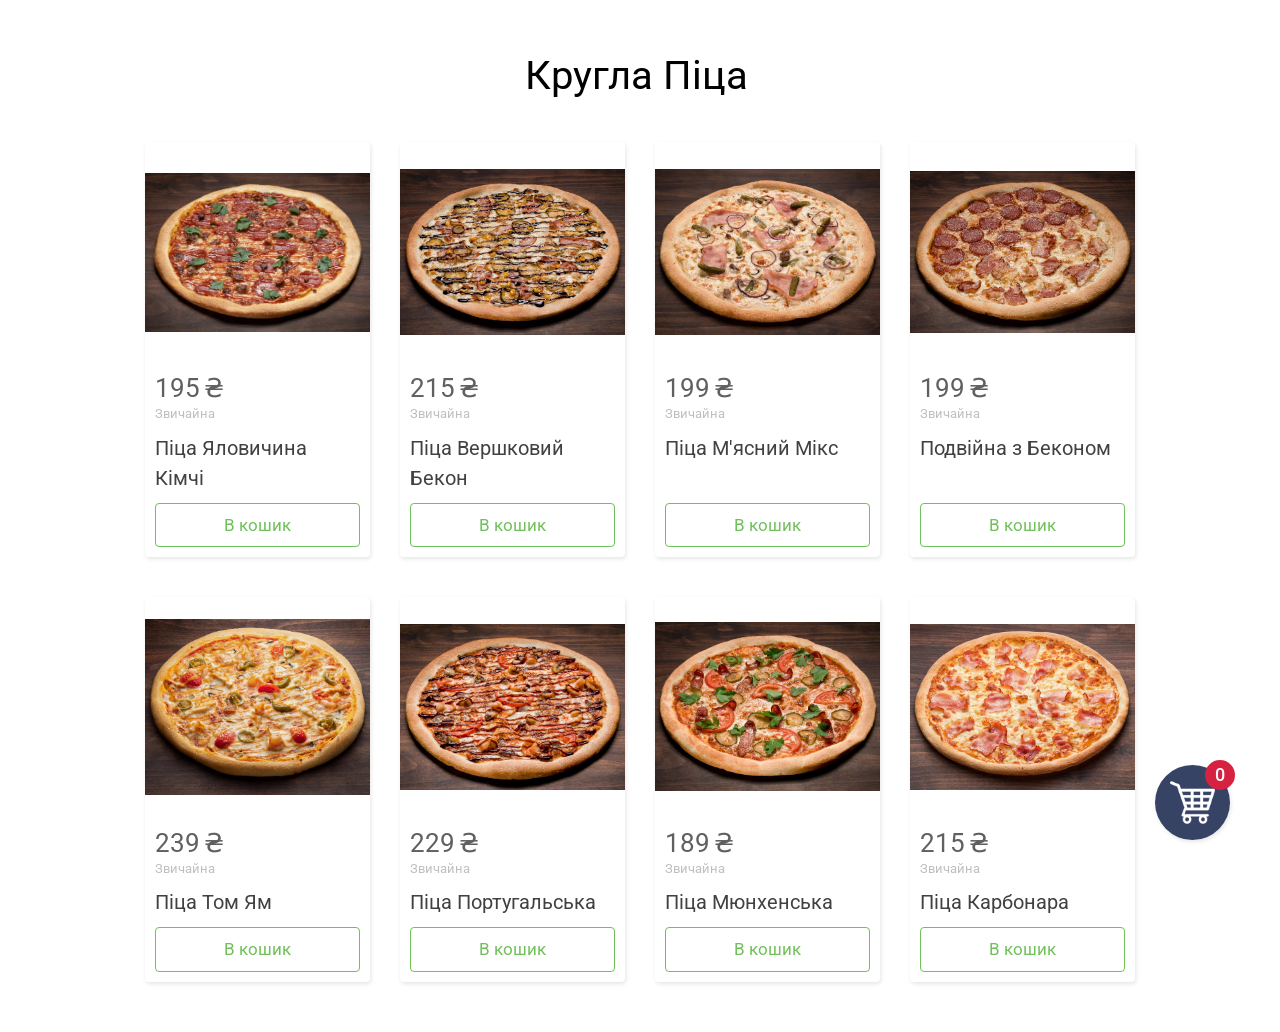
<file: index.html>
<!DOCTYPE html>
<html lang="en">

<head>
  <meta charset="UTF-8" />
  <meta http-equiv="X-UA-Compatible" content="IE=edge" />
  <meta name="viewport" content="width=device-width, initial-scale=1.0" />
  <link rel="stylesheet" href="./styles/css/main.css" />
  <title>Ресторан</title>
</head>

<body>
  <section class="product">
    <div class="product__info">
      <div class="container">
        <h1 class="product__title">Кругла Піца</h1>

      </div>
    </div>
    <div class="cards">
      <div class="card">
        <div class="card__top">
          <a href="#" class="card__image">
            <img src="./images/BEEF_PIZZA_WITH_KIMCHI.jpg" alt="BEEF PIZZA WITH KIMCHI" />
          </a>

        </div>
        <div class="card__bottom">
          <div class="card__prices">
            <div class="card__price card__price--common">195</div>
          </div>
          <a href="#" class="card__title">
            Піца Яловичина Кімчі
          </a>
          <button class="card__add">В кошик</button>
        </div>
      </div>
      <div class="card">
        <div class="card__top">
          <a href="#" class="card__image">
            <img src="./images/CREAMY_BACON_PIZZA.jpg" alt="CREAMY BACON PIZZA" />
          </a>

        </div>
        <div class="card__bottom">
          <div class="card__prices">
            <div class="card__price card__price--common">215</div>
          </div>
          <a href="#" class="card__title">
            Піца Вершковий Бекон
          </a>
          <button class="card__add">В кошик</button>
        </div>
      </div>
      <div class="card">
        <div class="card__top">
          <a href="#" class="card__image">
            <img src="./images/PIZZA_MEAT_MIX.jpg" alt="PIZZA MEAT MIX" />
          </a>

        </div>
        <div class="card__bottom">
          <div class="card__prices">
            <div class="card__price card__price--common">199</div>
          </div>
          <a href="#" class="card__title">
            Піца М'ясний Мікс
          </a>
          <button class="card__add">В кошик</button>
        </div>
      </div>
      <div class="card">
        <div class="card__top">
          <a href="#" class="card__image">
            <img src="./images/DOUBLE_WITH_BACON.jpg" alt="DOUBLE WITH BACON" />
          </a>

        </div>
        <div class="card__bottom">
          <div class="card__prices">
            <div class="card__price card__price--common">199</div>
          </div>
          <a href="#" class="card__title">
            Подвійна з Беконом
          </a>
          <button class="card__add">В кошик</button>
        </div>
      </div>
      <div class="card">
        <div class="card__top">
          <a href="#" class="card__image">
            <img src="./images/TOM_YUM_PIZZA.jpg" alt="ПІЦА ТОМ ЯМ" />
          </a>
        </div>
        <div class="card__bottom">
          <div class="card__prices">
            <div class="card__price card__price--common">239</div>
          </div>
          <a href="#" class="card__title">
            Піца Том Ям
          </a>
          <button class="card__add">В кошик</button>
        </div>
      </div>
      <div class="card">
        <div class="card__top">
          <a href="#" class="card__image">
            <img src="./images/PORTUGUESE_PIZZA.jpg" alt="PORTUGUESE PIZZA" />
          </a>
        </div>
        <div class="card__bottom">
          <div class="card__prices">

            <div class="card__price card__price--common">229</div>
          </div>
          <a href="#" class="card__title">
            Піца Португальська</a>
          <button class="card__add">В кошик</button>
        </div>
      </div>
      <div class="card">
        <div class="card__top">
          <a href="#" class="card__image">
            <img src="./images/MUNICH_PIZZA.jpg" alt="MUNICH PIZZA" />
          </a>
        </div>
        <div class="card__bottom">
          <div class="card__prices">

            <div class="card__price card__price--common">189</div>
          </div>
          <a href="#" class="card__title">
            Піца Мюнхенська</a>
          <button class="card__add">В кошик</button>
        </div>
      </div>
      <div class="card">
        <div class="card__top">
          <a href="#" class="card__image">
            <img src="./images/PIZZA_CARBONARA.jpg" alt="PIZZA CARBONARA" />
          </a>
        </div>
        <div class="card__bottom">
          <div class="card__prices">

            <div class="card__price card__price--common">215</div>
          </div>
          <a href="#" class="card__title">
            Піца Карбонара</a>
          <button class="card__add">В кошик</button>
        </div>
      </div>
    </div>
  </section>
  <button class="cart" id="cart">
    <img class="cart__image" src="./images/cart.png" alt="Cart" srcset="" />
    <div class="cart__num" id="cart_num">0</div>
  </button>
  <div class="popup">
    <div class="popup__container" id="popup_container">
      <div class="popup__item">
        <h1 class="popup__title">Оформление заказа</h1>
      </div>
      <div class="popup__item" id="popup_product_list">
        <div class="popup__product">
          <div class="popup__product-wrap">
            <img src="./images/PIZZA_CARBONARA.jpg" alt="PIZZA CARBONARA" class="popup__product-image" />
            <h2 class="popup__product-title">
              Піца Карбонара
            </h2>
          </div>
          <div class="popup__product-wrap">
            <div class="popup__product-price">135</div>
            <button class="popup__product-delete">&#10006;</button>
          </div>
        </div>
      </div>
      <div class="popup__item">

        <div class="popup__cost">
          <h2 class="popup__cost-title">Итого</h2>
          <output class="popup__cost-value" id="popup_cost">0</output>
        </div>
      </div>
      <button class="popup__close" id="popup_close">&#10006;</button>
    </div>
  </div>
  <script src="./scripts/main.js"></script>


</body>

</html>
</file>
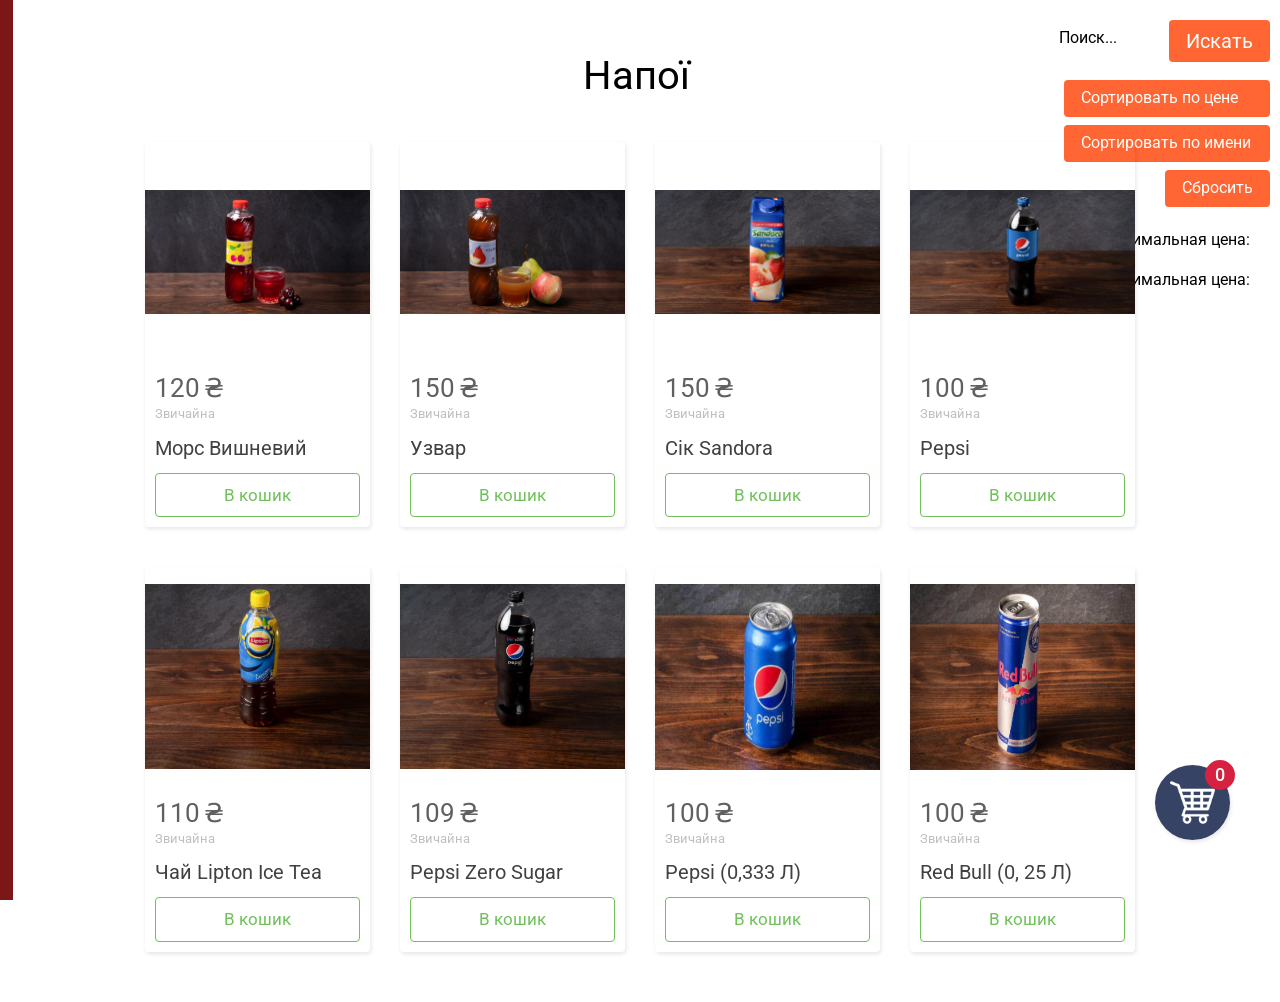
<file: Drinks.html>
<!DOCTYPE html>
<html lang="en">

<head>
    <meta charset="UTF-8" />
    <meta http-equiv="X-UA-Compatible" content="IE=edge" />
    <meta name="viewport" content="width=device-width, initial-scale=1.0" />
    <link rel="stylesheet" href="./styles/css/main.css" />
    <title>Ресторан</title>
</head>

<body>
    <div class="menu">
        <div class="title">
            <h1>Меню</h1>
        </div>
        <div class="list_menu">
            <ul>
                <li><a href="Pizza.html"> <img src="./images/PIZZA_LOGO.png" alt=""> Піци</a></li>
                <li><a href="Sushi.html"> <img src="./images/SUSHI_LOGO.png" alt=""> Суші</a></li>
                <li><a href="Drinks.html"> <img src="./images/DRINK_LOGO.png" alt=""> Напої</a></li>
                <li><a href="Shaurma.html"> <img src="./images/SHAURMA_LOGO.png" alt=""> Шаурма</a></li>
            </ul>
        </div>

    </div>

    <!--  -->
    <!-- Ваш инпут поиска -->
    <input type="text" id="searchInput" placeholder="Поиск...">
    <button id="searchButton">Искать</button>

    <button id="sortByNameButton">Сортировать по имени</button>
    <button id="sortByPriceButton">Сортировать по цене</button>
    <label id="minPriceLabel">Минимальная цена:</label>
    <input type="number" id="minPrice" placeholder="Мин. цена">

    <label id="maxPriceLabel">Максимальная цена:</label>
    <input type="number" id="maxPrice" placeholder="Макс. цена">
    <button id="resetSearch">Сбросить</button>
    <!--   -->
    <section class="product">
        <div class="product__info">
            <div class="container">
                <h1 class="product__title">Напої</h1>
            </div>
        </div>
        <div class="cards">

            <div class="card">
                <div class="card__top">
                    <a href="#" class="card__image">
                        <img src="./images/MORS_VISHNEVY.jpg" alt="MORS VISHNEVY" />
                    </a>
                </div>
                <div class="card__bottom">
                    <div class="card__prices">
                        <div class="card__price card__price--common">120</div>
                    </div>
                    <a href="#" class="card__title">
                        Морс Вишневий
                    </a>
                    <button class="card__add">В кошик</button>
                </div>
            </div>

            <div class="card">
                <div class="card__top">
                    <a href="#" class="card__image">
                        <img src="./images/STEWED_FRUIT.jpg" alt="STEWED FRUIT" />
                    </a>

                </div>
                <div class="card__bottom">
                    <div class="card__prices">
                        <div class="card__price card__price--common">150</div>
                    </div>
                    <a href="#" class="card__title">
                        Узвар
                    </a>
                    <button class="card__add">В кошик</button>
                </div>
            </div>
            <div class="card">
                <div class="card__top">
                    <a href="#" class="card__image">
                        <img src="./images/SANDORA_JUICE.jpg" alt="SANDORA JUICE" />
                    </a>

                </div>
                <div class="card__bottom">
                    <div class="card__prices">
                        <div class="card__price card__price--common">150</div>
                    </div>
                    <a href="#" class="card__title">
                        Сік Sandora
                    </a>
                    <button class="card__add">В кошик</button>
                </div>
            </div>
            <div class="card">
                <div class="card__top">
                    <a href="#" class="card__image">
                        <img src="./images/PEPSI.jpg" alt="PEPSi" />
                    </a>

                </div>
                <div class="card__bottom">
                    <div class="card__prices">
                        <div class="card__price card__price--common">100</div>
                    </div>
                    <a href="#" class="card__title">
                        Pepsi
                    </a>
                    <button class="card__add">В кошик</button>
                </div>
            </div>
            <div class="card">
                <div class="card__top">
                    <a href="#" class="card__image">
                        <img src="./images/LIPTON_ICE_TEA.jpg" alt="LIPTON ICE TEA" />
                    </a>
                </div>
                <div class="card__bottom">
                    <div class="card__prices">
                        <div class="card__price card__price--common">110</div>
                    </div>
                    <a href="#" class="card__title">
                        Чай Lipton Ice Tea
                    </a>
                    <button class="card__add">В кошик</button>
                </div>
            </div>
            <div class="card">
                <div class="card__top">
                    <a href="#" class="card__image">
                        <img src="./images/PEPSI_ZERO_SUGAR.jpg" alt="PEPSI ZERO SUGAR" />
                    </a>
                </div>
                <div class="card__bottom">
                    <div class="card__prices">

                        <div class="card__price card__price--common">109</div>
                    </div>
                    <a href="#" class="card__title">
                        Pepsi Zero Sugar</a>
                    <button class="card__add">В кошик</button>
                </div>
            </div>
            <div class="card">
                <div class="card__top">
                    <a href="#" class="card__image">
                        <img src="./images/PEPSI_(0,333 Л).jpg" alt="Pepsi (0,333 Л)" />
                    </a>
                </div>
                <div class="card__bottom">
                    <div class="card__prices">
                        <div class="card__price card__price--common">100</div>
                    </div>
                    <a href="#" class="card__title">
                        Pepsi (0,333 Л)</a>
                    <button class="card__add">В кошик</button>
                </div>
            </div>
            <div class="card">
                <div class="card__top">
                    <a href="#" class="card__image">
                        <img src="./images/RED_BULL_(0,_25_Л).jpg" alt="RED BULL (0, 25 Л)" />
                    </a>
                </div>
                <div class="card__bottom">
                    <div class="card__prices">

                        <div class="card__price card__price--common">100</div>
                    </div>
                    <a href="#" class="card__title">
                        Red Bull (0, 25 Л)</a>
                    <button class="card__add">В кошик</button>
                </div>
            </div>
        </div>
    </section>
    <button class="cart" id="cart">
        <img class="cart__image" src="./images/cart.png" alt="Cart" srcset="" />
        <div class="cart__num" id="cart_num">0</div>
    </button>


    <div class="popup">
        <div class="popup__container" id="popup_container">
            <div class="popup__item">
                <h1 class="popup__title">Оформлення заказу</h1>
            </div>
            <div class="popup__item" id="popup_product_list">
                <div class="popup__product">
                    <div class="popup__product-wrap">
                        <img src="./images/PIZZA_CARBONARA.jpg" alt="PIZZA CARBONARA" class="popup__product-image" />
                        <h2 class="popup__product-title">
                            Піца Карбонара
                        </h2>
                    </div>
                    <div class="popup__product-wrap">
                        <div class="popup__product-price">135</div>
                        <button class="popup__product-delete">&#10006;</button>
                    </div>
                </div>
            </div>
            <div class="popup__item">

                <div class="popup__cost">
                    <h2 class="popup__cost-title">Разом</h2>
                    <output class="popup__cost-value" id="popup_cost">0</output>
                </div>
                <button class="card__add1">Оформити замовлення</button>
            </div>
            <button class="popup__close" id="popup_close">&#10006;</button>
        </div>
    </div>


    <script src="./scripts/main.js"></script>


</body>

</html>
</file>
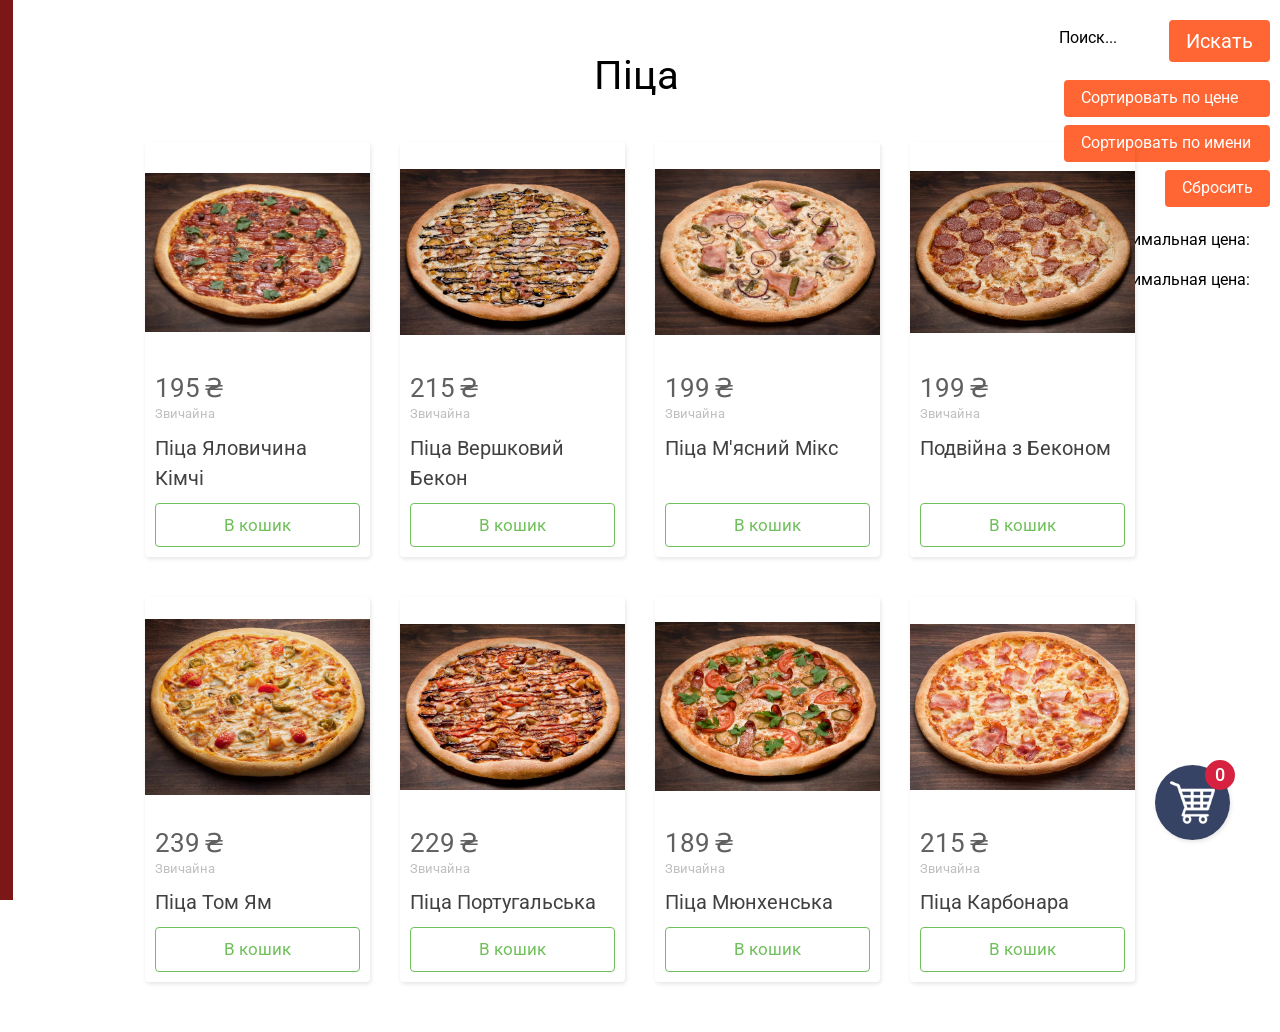
<file: Pizza.html>
<!DOCTYPE html>
<html lang="en">

<head>
  <meta charset="UTF-8" />
  <meta http-equiv="X-UA-Compatible" content="IE=edge" />
  <meta name="viewport" content="width=device-width, initial-scale=1.0" />
  <link rel="stylesheet" href="./styles/css/main.css" />
  <title>Ресторан</title>
</head>

<body>
  <div class="menu">
    <div class="title">
      <h1>Меню</h1>
    </div>
    <div class="list_menu">
      <ul>
        <li><a href="Pizza.html"> <img src="./images/PIZZA_LOGO.png" alt=""> Піци</a></li>
        <li><a href="Sushi.html"> <img src="./images/SUSHI_LOGO.png" alt=""> Суші</a></li>
        <li><a href="Drinks.html"> <img src="./images/DRINK_LOGO.png" alt=""> Напої</a></li>
        <li><a href="Shaurma.html"> <img src="./images/SHAURMA_LOGO.png" alt=""> Шаурма</a></li>
      </ul>
    </div>

  </div>

  <!--  -->
  <!--  -->
  <input type="text" id="searchInput" placeholder="Поиск...">
  <button id="searchButton">Искать</button>

  <button id="sortByNameButton">Сортировать по имени</button>
  <button id="sortByPriceButton">Сортировать по цене</button>
  <label id="minPriceLabel">Минимальная цена:</label>
  <input type="number" id="minPrice" placeholder="Мин. цена">

  <label id="maxPriceLabel">Максимальная цена:</label>
  <input type="number" id="maxPrice" placeholder="Макс. цена">
  <button id="resetSearch">Сбросить</button>
  <section class="product">
    <div class="product__info">
      <div class="container">
        <h1 class="product__title">Піца</h1>

      </div>
    </div>
    <div class="cards">
      <div class="card">
        <div class="card__top">
          <a href="#" class="card__image">
            <img src="./images/BEEF_PIZZA_WITH_KIMCHI.jpg" alt="BEEF PIZZA WITH KIMCHI" />
          </a>

        </div>
        <div class="card__bottom">
          <div class="card__prices">
            <div class="card__price card__price--common">195</div>
          </div>
          <a href="#" class="card__title">
            Піца Яловичина Кімчі
          </a>
          <button class="card__add">В кошик</button>
        </div>
      </div>
      <div class="card">
        <div class="card__top">
          <a href="#" class="card__image">
            <img src="./images/CREAMY_BACON_PIZZA.jpg" alt="CREAMY BACON PIZZA" />
          </a>

        </div>
        <div class="card__bottom">
          <div class="card__prices">
            <div class="card__price card__price--common">215</div>
          </div>
          <a href="#" class="card__title">
            Піца Вершковий Бекон
          </a>
          <button class="card__add">В кошик</button>
        </div>
      </div>
      <div class="card">
        <div class="card__top">
          <a href="#" class="card__image">
            <img src="./images/PIZZA_MEAT_MIX.jpg" alt="PIZZA MEAT MIX" />
          </a>

        </div>
        <div class="card__bottom">
          <div class="card__prices">
            <div class="card__price card__price--common">199</div>
          </div>
          <a href="#" class="card__title">
            Піца М'ясний Мікс
          </a>
          <button class="card__add">В кошик</button>
        </div>
      </div>
      <div class="card">
        <div class="card__top">
          <a href="#" class="card__image">
            <img src="./images/DOUBLE_WITH_BACON.jpg" alt="DOUBLE WITH BACON" />
          </a>

        </div>
        <div class="card__bottom">
          <div class="card__prices">
            <div class="card__price card__price--common">199</div>
          </div>
          <a href="#" class="card__title">
            Подвійна з Беконом
          </a>
          <button class="card__add">В кошик</button>
        </div>
      </div>
      <div class="card">
        <div class="card__top">
          <a href="#" class="card__image">
            <img src="./images/TOM_YUM_PIZZA.jpg" alt="ПІЦА ТОМ ЯМ" />
          </a>
        </div>
        <div class="card__bottom">
          <div class="card__prices">
            <div class="card__price card__price--common">239</div>
          </div>
          <a href="#" class="card__title">
            Піца Том Ям
          </a>
          <button class="card__add">В кошик</button>
        </div>
      </div>
      <div class="card">
        <div class="card__top">
          <a href="#" class="card__image">
            <img src="./images/PORTUGUESE_PIZZA.jpg" alt="PORTUGUESE PIZZA" />
          </a>
        </div>
        <div class="card__bottom">
          <div class="card__prices">

            <div class="card__price card__price--common">229</div>
          </div>
          <a href="#" class="card__title">
            Піца Португальська</a>
          <button class="card__add">В кошик</button>
        </div>
      </div>
      <div class="card">
        <div class="card__top">
          <a href="#" class="card__image">
            <img src="./images/MUNICH_PIZZA.jpg" alt="MUNICH PIZZA" />
          </a>
        </div>
        <div class="card__bottom">
          <div class="card__prices">

            <div class="card__price card__price--common">189</div>
          </div>
          <a href="#" class="card__title">
            Піца Мюнхенська</a>
          <button class="card__add">В кошик</button>
        </div>
      </div>
      <div class="card">
        <div class="card__top">
          <a href="#" class="card__image">
            <img src="./images/PIZZA_CARBONARA.jpg" alt="PIZZA CARBONARA" />
          </a>
        </div>
        <div class="card__bottom">
          <div class="card__prices">

            <div class="card__price card__price--common">215</div>
          </div>
          <a href="#" class="card__title">
            Піца Карбонара</a>
          <button class="card__add">В кошик</button>
        </div>
      </div>
    </div>
  </section>
  <button class="cart" id="cart">
    <img class="cart__image" src="./images/cart.png" alt="Cart" srcset="" />
    <div class="cart__num" id="cart_num">0</div>
  </button>
  <div class="popup">
    <div class="popup__container" id="popup_container">
      <div class="popup__item">
        <h1 class="popup__title">Оформлення заказу</h1>
      </div>
      <div class="popup__item" id="popup_product_list">
        <div class="popup__product">
          <div class="popup__product-wrap">
            <img src="./images/PIZZA_CARBONARA.jpg" alt="PIZZA CARBONARA" class="popup__product-image" />
            <h2 class="popup__product-title">
              Піца Карбонара
            </h2>
          </div>
          <div class="popup__product-wrap">
            <div class="popup__product-price">135</div>
            <button class="popup__product-delete">&#10006;</button>
          </div>
        </div>
      </div>
      <div class="popup__item">

        <div class="popup__cost">
          <h2 class="popup__cost-title">Разом</h2>
          <output class="popup__cost-value" id="popup_cost">0</output>
        </div>
        <button class="card__add1">Оформити замовлення</button>

      </div>
      <button class="popup__close" id="popup_close">&#10006;</button>
    </div>
  </div>
  <script src="./scripts/main.js"></script>


</body>

</html>
</file>
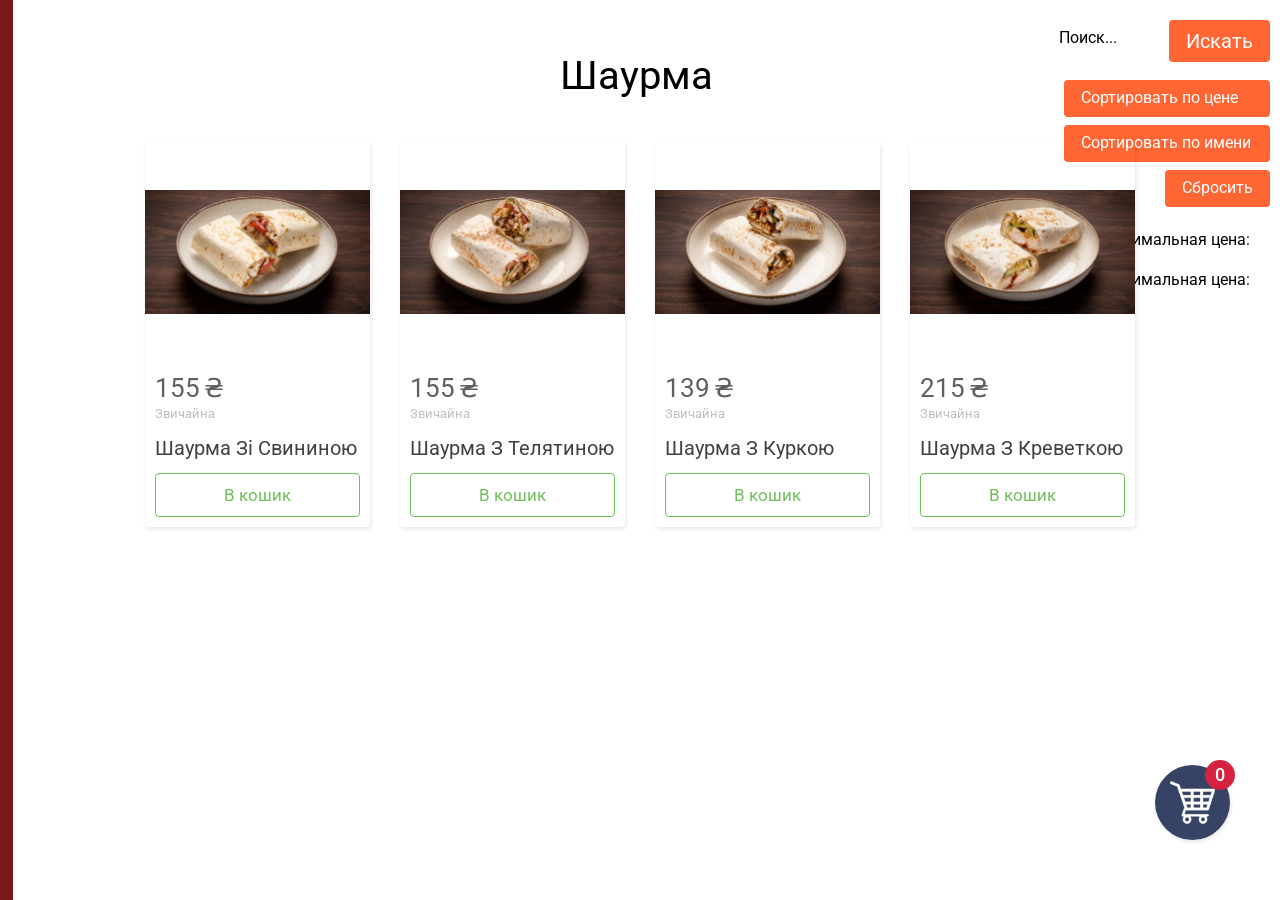
<file: Shaurma.html>
<!DOCTYPE html>
<html lang="en">

<head>
    <meta charset="UTF-8" />
    <meta http-equiv="X-UA-Compatible" content="IE=edge" />
    <meta name="viewport" content="width=device-width, initial-scale=1.0" />
    <link rel="stylesheet" href="./styles/css/main.css" />
    <title>Ресторан</title>
</head>

<body>
    <div class="menu">
        <div class="title">
            <h1>Меню</h1>
        </div>
        <div class="list_menu">
            <ul>
                <li><a href="Pizza.html"> <img src="./images/PIZZA_LOGO.png" alt=""> Піци</a></li>
                <li><a href="Sushi.html"> <img src="./images/SUSHI_LOGO.png" alt=""> Суші</a></li>
                <li><a href="Drinks.html"> <img src="./images/DRINK_LOGO.png" alt=""> Напої</a></li>
                <li><a href="Shaurma.html"> <img src="./images/SHAURMA_LOGO.png" alt=""> Шаурма</a></li>
            </ul>
        </div>

    </div>

    <!--  -->
    <!--  -->
    <input type="text" id="searchInput" placeholder="Поиск...">
    <button id="searchButton">Искать</button>

    <button id="sortByNameButton">Сортировать по имени</button>
    <button id="sortByPriceButton">Сортировать по цене</button>
    <label id="minPriceLabel">Минимальная цена:</label>
    <input type="number" id="minPrice" placeholder="Мин. цена">

    <label id="maxPriceLabel">Максимальная цена:</label>
    <input type="number" id="maxPrice" placeholder="Макс. цена">
    <button id="resetSearch">Сбросить</button>

    <section class="product">
        <div class="product__info">
            <div class="container">
                <h1 class="product__title">Шаурма</h1>
            </div>
        </div>
        <div class="cards">
            <div class="card">
                <div class="card__top">
                    <a href="#" class="card__image">
                        <img src="./images/SHAURMA_WITH_PORK.jpg" alt="SHAURMA WITH PORK" />
                    </a>
                </div>
                <div class="card__bottom">
                    <div class="card__prices">
                        <div class="card__price card__price--common">155</div>
                    </div>
                    <a href="#" class="card__title">
                        Шаурма Зі Свининою
                    </a>
                    <button class="card__add">В кошик</button>
                </div>
            </div>
            <div class="card">
                <div class="card__top">
                    <a href="#" class="card__image">
                        <img src="./images/SHAURMA_WITH_VEAL.jpg" alt="SHAURMA WITH VEAL" />
                    </a>

                </div>
                <div class="card__bottom">
                    <div class="card__prices">
                        <div class="card__price card__price--common">155</div>
                    </div>
                    <a href="#" class="card__title">
                        Шаурма З Телятиною
                    </a>
                    <button class="card__add">В кошик</button>
                </div>
            </div>
            <div class="card">
                <div class="card__top">
                    <a href="#" class="card__image">
                        <img src="./images/SHAURMA_WITH_CHICKEN.jpg" alt="SHAURMA WITH CHICKEN" />
                    </a>

                </div>
                <div class="card__bottom">
                    <div class="card__prices">
                        <div class="card__price card__price--common">139</div>
                    </div>
                    <a href="#" class="card__title">
                        Шаурма З Куркою
                    </a>
                    <button class="card__add">В кошик</button>
                </div>
            </div>
            <div class="card">
                <div class="card__top">
                    <a href="#" class="card__image">
                        <img src="./images/SHAURMA_WITH_SHRIMP.jpg" alt="SHAURMA WITH SHRIMP" />
                    </a>

                </div>
                <div class="card__bottom">
                    <div class="card__prices">
                        <div class="card__price card__price--common">215</div>
                    </div>
                    <a href="#" class="card__title">
                        Шаурма З Креветкою
                    </a>
                    <button class="card__add">В кошик</button>
                </div>
            </div>

    </section>
    <button class="cart" id="cart">
        <img class="cart__image" src="./images/cart.png" alt="Cart" srcset="" />
        <div class="cart__num" id="cart_num">0</div>
    </button>
    <div class="popup">
        <div class="popup__container" id="popup_container">
            <div class="popup__item">
                <h1 class="popup__title">Оформлення заказу</h1>
            </div>
            <div class="popup__item" id="popup_product_list">
                <div class="popup__product">
                    <div class="popup__product-wrap">
                        <img src="./images/PIZZA_CARBONARA.jpg" alt="PIZZA CARBONARA" class="popup__product-image" />
                        <h2 class="popup__product-title">
                            Піца Карбонара
                        </h2>
                    </div>
                    <div class="popup__product-wrap">
                        <div class="popup__product-price">135</div>
                        <button class="popup__product-delete">&#10006;</button>
                    </div>
                </div>
            </div>
            <div class="popup__item">

                <div class="popup__cost">
                    <h2 class="popup__cost-title">Разом</h2>
                    <output class="popup__cost-value" id="popup_cost">0</output>
                </div>
                <button class="card__add1">Оформити замовлення</button>

            </div>
            <button class="popup__close" id="popup_close">&#10006;</button>
        </div>
    </div>
    <script src="./scripts/main.js"></script>


</body>

</html>
</file>
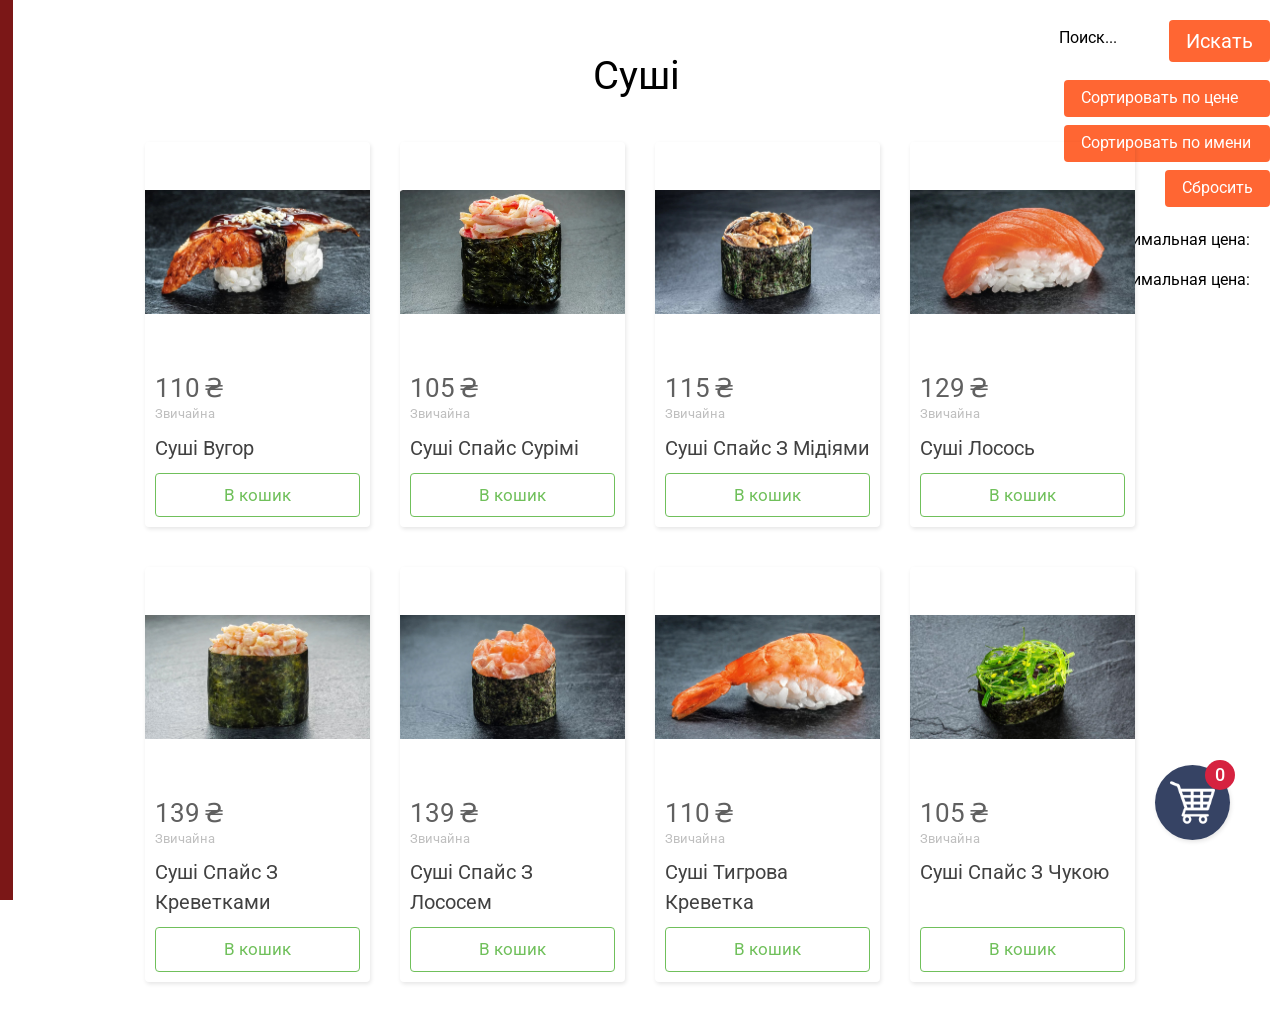
<file: Sushi.html>
<!DOCTYPE html>
<html lang="en">

<head>
    <meta charset="UTF-8" />
    <meta http-equiv="X-UA-Compatible" content="IE=edge" />
    <meta name="viewport" content="width=device-width, initial-scale=1.0" />
    <link rel="stylesheet" href="./styles/css/main.css" />
    <title>Ресторан</title>
</head>

<body>
    <div class="menu">
        <div class="title">
            <h1>Меню</h1>
        </div>
        <div class="list_menu">
            <ul>
                <li><a href="Pizza.html"> <img src="./images/PIZZA_LOGO.png" alt=""> Піци</a></li>
                <li><a href="Sushi.html"> <img src="./images/SUSHI_LOGO.png" alt=""> Суші</a></li>
                <li><a href="Drinks.html"> <img src="./images/DRINK_LOGO.png" alt=""> Напої</a></li>
                <li><a href="Shaurma.html"> <img src="./images/SHAURMA_LOGO.png" alt=""> Шаурма</a></li>
            </ul>
        </div>

    </div>

    <!--  -->
    <!--  -->
    <input type="text" id="searchInput" placeholder="Поиск...">
    <button id="searchButton">Искать</button>

    <button id="sortByNameButton">Сортировать по имени</button>
    <button id="sortByPriceButton">Сортировать по цене</button>
    <label id="minPriceLabel">Минимальная цена:</label>
    <input type="number" id="minPrice" placeholder="Мин. цена">

    <label id="maxPriceLabel">Максимальная цена:</label>
    <input type="number" id="maxPrice" placeholder="Макс. цена">
    <button id="resetSearch">Сбросить</button>

    <section class="product">
        <div class="product__info">
            <div class="container">
                <h1 class="product__title">Суші</h1>

            </div>
        </div>
        <div class="cards">
            <div class="card">
                <div class="card__top">
                    <a href="#" class="card__image">
                        <img src="./images/DRIED_EEL.jpg" alt="DRIED EEL" />
                    </a>
                </div>
                <div class="card__bottom">
                    <div class="card__prices">
                        <div class="card__price card__price--common">110</div>
                    </div>
                    <a href="#" class="card__title">
                        Суші Вугор
                    </a>
                    <button class="card__add">В кошик</button>
                </div>
            </div>
            <div class="card">
                <div class="card__top">
                    <a href="#" class="card__image">
                        <img src="./images/SURIMI_SPICE_SUSHI.jpg" alt="SURIMI SPICE SUSHI" />
                    </a>

                </div>
                <div class="card__bottom">
                    <div class="card__prices">
                        <div class="card__price card__price--common">105</div>
                    </div>
                    <a href="#" class="card__title">
                        Суші Спайс Сурімі
                    </a>
                    <button class="card__add">В кошик</button>
                </div>
            </div>
            <div class="card">
                <div class="card__top">
                    <a href="#" class="card__image">
                        <img src="./images/SUSHI_SPICE_WITH_MUSSELS.jpg" alt="SUSHI SPICE WITH MUSSELS" />
                    </a>

                </div>
                <div class="card__bottom">
                    <div class="card__prices">
                        <div class="card__price card__price--common">115</div>
                    </div>
                    <a href="#" class="card__title">
                        Суші Спайс З Мідіями
                    </a>
                    <button class="card__add">В кошик</button>
                </div>
            </div>
            <div class="card">
                <div class="card__top">
                    <a href="#" class="card__image">
                        <img src="./images/DRIED_SALMON.jpg" alt="DRIED SALMON" />
                    </a>

                </div>
                <div class="card__bottom">
                    <div class="card__prices">
                        <div class="card__price card__price--common">129</div>
                    </div>
                    <a href="#" class="card__title">
                        Суші Лосось
                    </a>
                    <button class="card__add">В кошик</button>
                </div>
            </div>
            <div class="card">
                <div class="card__top">
                    <a href="#" class="card__image">
                        <img src="./images/SUSHI_SPICE_WITH_SHRIMPS.jpg" alt="СУШІ СПАЙС З КРЕВЕТКАМИ" />
                    </a>
                </div>
                <div class="card__bottom">
                    <div class="card__prices">
                        <div class="card__price card__price--common">139</div>
                    </div>
                    <a href="#" class="card__title">
                        Суші Спайс З Креветками
                    </a>
                    <button class="card__add">В кошик</button>
                </div>
            </div>
            <div class="card">
                <div class="card__top">
                    <a href="#" class="card__image">
                        <img src="./images/SUSHI_SPICE_WITH_SALMON.jpg" alt="SUSHI SPICE WITH SALMON" />
                    </a>
                </div>
                <div class="card__bottom">
                    <div class="card__prices">

                        <div class="card__price card__price--common">139</div>
                    </div>
                    <a href="#" class="card__title">
                        Суші Спайс З Лососем</a>
                    <button class="card__add">В кошик</button>
                </div>
            </div>
            <div class="card">
                <div class="card__top">
                    <a href="#" class="card__image">
                        <img src="./images/SUSHI_TIGER_SHRIMP.jpg" alt="SUSHI TIGER SHRIMP" />
                    </a>
                </div>
                <div class="card__bottom">
                    <div class="card__prices">
                        <div class="card__price card__price--common">110</div>
                    </div>
                    <a href="#" class="card__title">
                        Суші Тигрова Креветка</a>
                    <button class="card__add">В кошик</button>
                </div>
            </div>
            <div class="card">
                <div class="card__top">
                    <a href="#" class="card__image">
                        <img src="./images/SUSHI_SPICE_WITH_CHUKA.jpg" alt="SUSHI SPICE WITH CHUKA" />
                    </a>
                </div>
                <div class="card__bottom">
                    <div class="card__prices">

                        <div class="card__price card__price--common">105</div>
                    </div>
                    <a href="#" class="card__title">
                        Суші Спайс З Чукою</a>
                    <button class="card__add">В кошик</button>
                </div>
            </div>
        </div>
    </section>
    <button class="cart" id="cart">
        <img class="cart__image" src="./images/cart.png" alt="Cart" srcset="" />
        <div class="cart__num" id="cart_num">0</div>
    </button>
    <div class="popup">
        <div class="popup__container" id="popup_container">
            <div class="popup__item">
                <h1 class="popup__title">Оформлення заказу</h1>
            </div>
            <div class="popup__item" id="popup_product_list">
                <div class="popup__product">
                    <div class="popup__product-wrap">
                        <img src="./images/PIZZA_CARBONARA.jpg" alt="PIZZA CARBONARA" class="popup__product-image" />
                        <h2 class="popup__product-title">
                            Піца Карбонара
                        </h2>
                    </div>
                    <div class="popup__product-wrap">
                        <div class="popup__product-price">135</div>
                        <button class="popup__product-delete">&#10006;</button>
                    </div>
                </div>
            </div>
            <div class="popup__item">

                <div class="popup__cost">
                    <h2 class="popup__cost-title">Разом</h2>
                    <output class="popup__cost-value" id="popup_cost">0</output>
                </div>
                <button class="card__add1">Оформити замовлення</button>

            </div>
            <button class="popup__close" id="popup_close">&#10006;</button>
        </div>
    </div>
    <script src="./scripts/main.js"></script>


</body>

</html>
</file>
<file: styles/css/main.css>
@charset "UTF-8";
/*
    Remove all the styles of the "User-Agent-Stylesheet", except for the 'display' property
    - The "symbol *" part is to solve Firefox SVG sprite bug
 */
@import url("https://fonts.googleapis.com/css2?family=Roboto:ital,wght@0,100;0,300;0,400;0,500;0,700;0,900;1,100;1,300;1,400;1,500;1,700;1,900&display=swap");
@import url("https://fonts.googleapis.com/css2?family=Open+Sans:ital,wght@0,300;0,400;0,500;0,600;0,700;0,800;1,300;1,400;1,500;1,600;1,700;1,800&display=swap");

*:where(:not(html, iframe, canvas, img, svg, video, audio):not(svg *, symbol *)) {
  all: unset;
  display: revert;
}

a {
  font-size: 20px !important;
}

* {
  margin: 0;
  padding: 0;
  box-sizing: border-box;
  list-style: none;
  text-decoration: none;
}

.title h1 {
  font-family: Arial, "Helvetica Neue", Helvetica, sans-serif;
  text-align: center;
  font-size: 55px;
  color: #fcfffc;
  margin-bottom: 50px;
}

.list_menu a {
  font-family: Arial, "Helvetica Neue", Helvetica, sans-serif;
  font-size: 35px !important;
  color: #fcfffc;
  border-left: 5px solid #F5B7C7;
  transition: 0.2s ease;
  padding-left: 5px;

}

.list_menu a:hover {
  border-left: 2px solid #F5B7C7;
  transition: 0.2s ease;
  padding-left: 10px;
}

.list_menu li {
  margin: 20px 0;
}

.card__image {
  width: 225px;
  height: 220px;
}

.list_menu img {
  width: 45px;
  height: 45px;
}

.list_menu {
  margin-bottom: 50px;
}

.menu {
  width: 16%;
  padding: 25vh 10px;
  background: rgba(20, 20, 20, 0.5);
  height: 100vh;
  border-right: 15px solid #7b1717;

  position: fixed;
  left: -15%;
  transition: 0.4s ease;
}

.menu:hover {
  left: 0;
  transition: 0.5s ease;
}

.content {
  width: 100vw;
  height: 100vh;
  overflow: hidden;
}

/* Preferred box-sizing value */
*,
*::before,
*::after {
  -webkit-box-sizing: border-box;
  box-sizing: border-box;
}

/* Reapply the pointer cursor for anchor tags */
a,
button {
  cursor: revert;
}

/* Remove list styles (bullets/numbers) */
ol,
ul,
menu {
  list-style: none;
}

/* For images to not be able to exceed their container */
img {
  max-inline-size: 100%;
  max-block-size: 100%;
}

/* removes spacing between cells in tables */
table {
  border-collapse: collapse;
}

/* Safari - solving issue when using user-select:none on the <body> text input doesn't working */
input,
textarea {
  user-select: auto;
}

/* revert the 'white-space' property for textarea elements on Safari */
textarea {
  white-space: revert;
}

/* minimum style to allow to style meter element */
meter {
  -webkit-appearance: revert;
  -moz-appearance: revert;
  appearance: revert;
}

/* preformatted text - use only for this feature */
pre {
  all: revert;
}

/* reset default text opacity of input placeholder */
::-webkit-input-placeholder {
  color: unset;
}

::-moz-placeholder {
  color: unset;
}

:-ms-input-placeholder {
  color: unset;
}

::-ms-input-placeholder {
  color: unset;
}

::placeholder {
  color: unset;
}

/* remove default dot (•) sign */
::marker {
  content: "";
}

/* fix the feature of 'hidden' attribute.
   display:revert; revert to element instead of attribute */
:where([hidden]) {
  display: none;
}

/* revert for bug in Chromium browsers
   - fix for the content editable attribute will work properly.
   - webkit-user-select: auto; added for Safari in case of using user-select:none on wrapper element*/
:where([contenteditable]:not([contenteditable=false])) {
  -moz-user-modify: read-write;
  -webkit-user-modify: read-write;
  overflow-wrap: break-word;
  line-break: after-white-space;
  user-select: auto;
}

/* apply back the draggable feature - exist only in Chromium and Safari */
:where([draggable=true]) {
  -webkit-user-drag: element;
}

/* Revert Modal native behavior */
:where(dialog:modal) {
  all: revert;
}

html {
  height: 100%;
}

body {
  display: -webkit-box;
  display: -ms-flexbox;
  display: flex;
  -webkit-box-orient: vertical;
  -webkit-box-direction: normal;
  -ms-flex-direction: column;
  flex-direction: column;
  font-family: "Roboto", sans-serif;
  font-size: 16px;
  line-height: 1.3;
  height: 100%;
}

header {
  -webkit-box-flex: 0;
  -ms-flex: 0 0 auto;
  flex: 0 0 auto;
}

main {
  -webkit-box-flex: 1;
  -ms-flex: 1 0 auto;
  flex: 1 0 auto;
}

footer {
  -webkit-box-flex: 0;
  -ms-flex: 0 0 auto;
  flex: 0 0 auto;

}

.container {
  width: 100%;
  max-width: 1200px;
  margin: 0 auto;
  padding: 0 15px;
}

.lock {
  overflow-y: hidden;
}

.reset {
  padding: 10px 20px;
  cursor: pointer;
}

.product {
  padding: 50px 0;
}

.product__info {
  margin-bottom: 40px;
}

.product__title {
  text-align: center;
  font-size: 2.5rem;
  margin-right: 7px;
}

.cards {
  display: grid;
  grid-template-columns: repeat(auto-fill, 225px);
  width: 100%;
  max-width: 1000px;
  -webkit-box-pack: center;
  -ms-flex-pack: center;
  justify-content: center;
  justify-items: center;
  -webkit-column-gap: 30px;
  -moz-column-gap: 30px;
  column-gap: 30px;
  row-gap: 40px;
  margin: 0 auto;
}

.card {
  width: 225px;
  min-height: 350px;
  -webkit-box-shadow: 1px 2px 4px rgba(0, 0, 0, 0.1);
  box-shadow: 1px 2px 4px rgba(0, 0, 0, 0.1);
  display: -webkit-box;
  display: -ms-flexbox;
  display: flex;
  -webkit-box-orient: vertical;
  -webkit-box-direction: normal;
  -ms-flex-direction: column;
  flex-direction: column;
  border-radius: 4px;
  -webkit-transition: 0.2s;
  -o-transition: 0.2s;
  transition: 0.2s;
  position: relative;
}

.card .card__label {
  padding: 4px 8px;
  position: absolute;
  bottom: 10px;
  left: 10px;
  background: #ff6633;
  border-radius: 4px;
  font-weight: 400;
  font-size: 16px;
  color: #fff;
}

.card:hover {
  -webkit-box-shadow: 4px 8px 16px rgba(255, 102, 51, 0.2);
  box-shadow: 4px 8px 16px rgba(255, 102, 51, 0.2);
}

.card__top {
  height: 220px;
  -webkit-box-flex: 0;
  -ms-flex: 0 0 220px;
  flex: 0 0 220px;
  position: relative;
  overflow: hidden;
}

.card__bottom {
  display: -webkit-box;
  display: -ms-flexbox;
  display: flex;
  -webkit-box-orient: vertical;
  -webkit-box-direction: normal;
  -ms-flex-direction: column;
  flex-direction: column;
  -webkit-box-flex: 1;
  -ms-flex: 1 0 auto;
  flex: 1 0 auto;
  padding: 10px;

}

.card__image {
  display: block;

  position: absolute;
  top: 0;
  left: 0;
  width: 100%;
  height: 100%;
}

.card__image>img {
  width: 100%;
  height: 100%;
  -o-object-fit: contain;
  object-fit: contain;
  -webkit-transition: 0.2s;
  -o-transition: 0.2s;
  transition: 0.2s;
}

.card__image:hover>img {
  -webkit-transform: scale(1.1);
  -ms-transform: scale(1.1);
  transform: scale(1.1);
}



.card__prices {
  display: -webkit-box;
  display: -ms-flexbox;
  display: flex;
  margin-bottom: 10px;
}

.card__price {
  -webkit-box-flex: 0;
  -ms-flex: 0 0 50%;
  flex: 0 0 50%;
  font-size: 25px;
}

.card__price:after {
  content: "₴";
  margin-left: 4px;
  position: relative;
}



.card__price--common {
  font-weight: 400;
  font-size: 26px;
  color: #606060;
  display: -webkit-box;
  display: -ms-flexbox;
  display: flex;
  -ms-flex-wrap: wrap-reverse;
  flex-wrap: wrap-reverse;
  -webkit-box-pack: end;
  -ms-flex-pack: end;

}

.card__price--common::before {
  content: "Звичайна";
  font-weight: 400;
  font-size: 13px;
  color: #bfbfbf;
}

.card__title {
  display: block;
  margin-bottom: 10px;
  font-weight: 400;
  font-size: 17px;
  line-height: 150%;
  color: #414141;
}

.card__title:hover {
  color: #ff6633;
}

.card__add1 {
  display: block;
  width: 100%;
  font-weight: 400;
  font-size: 17px;
  color: #70c05b;
  padding: 10px;
  text-align: center;
  border: 1px solid #70c05b;
  border-radius: 4px;
  cursor: pointer;
  -webkit-transition: 0.2s;
  -o-transition: 0.2s;
  transition: 0.2s;
  margin-top: auto;
}

.card__add {
  display: block;
  width: 100%;
  font-weight: 400;
  font-size: 17px;
  color: #70c05b;
  padding: 10px;
  text-align: center;
  border: 1px solid #70c05b;
  border-radius: 4px;
  cursor: pointer;
  -webkit-transition: 0.2s;
  -o-transition: 0.2s;
  transition: 0.2s;
  margin-top: auto;
}

.card__add:hover {
  border: 1px solid #ff6633;
  background-color: #ff6633;
  color: #fff;
}

.cart {
  width: 75px;
  height: 75px;
  border-radius: 50%;
  background-color: #364364;
  -webkit-transition: 0.1s;
  -o-transition: 0.1s;
  transition: 0.1s;
  cursor: pointer;
  position: fixed;
  top: 85%;
  right: 50px;
  display: -webkit-box;
  display: -ms-flexbox;
  display: flex;
  -webkit-box-pack: center;
  -ms-flex-pack: center;
  justify-content: center;
  -webkit-box-align: center;
  -ms-flex-align: center;
  align-items: center;
  -o-object-fit: contain;
  object-fit: contain;
  padding: 15px;
  -webkit-box-shadow: 1px 2px 4px rgba(0, 0, 0, 0.1);
  box-shadow: 1px 2px 4px rgba(0, 0, 0, 0.1);
}

.cart:hover {
  -webkit-transform: scale(1.1);
  -ms-transform: scale(1.1);
  transform: scale(1.1);
}

.cart__num {
  position: absolute;
  background-color: #d62240;
  width: 30px;
  height: 30px;
  border-radius: 50%;
  display: -webkit-box;
  display: -ms-flexbox;
  display: flex;
  -webkit-box-pack: center;
  -ms-flex-pack: center;
  justify-content: center;
  -webkit-box-align: center;
  -ms-flex-align: center;
  align-items: center;
  color: #fff;
  font-size: 18px;
  font-weight: 500;
  top: -5px;
  right: -5px;
}

.popup {
  position: fixed;
  top: 0;
  left: 0;
  background-color: rgba(0, 0, 0, 0.33);
  z-index: 10;
  width: 100%;
  height: 100%;
  display: none;
  -webkit-box-pack: center;
  -ms-flex-pack: center;
  justify-content: center;
  -webkit-box-align: center;
  -ms-flex-align: center;
  align-items: center;
  -webkit-user-select: none;
  -moz-user-select: none;
  -ms-user-select: none;
  user-select: none;
  overflow-y: scroll;
}

.popup__container {
  display: -webkit-box;
  display: -ms-flexbox;
  display: flex;
  -webkit-box-orient: vertical;
  -webkit-box-direction: normal;
  -ms-flex-direction: column;
  flex-direction: column;
  -webkit-box-pack: justify;
  -ms-flex-pack: justify;
  justify-content: space-between;
  width: 100%;
  max-width: 800px;
  min-height: 300px;
  background-color: #fff;
  -webkit-box-shadow: 1px 2px 4px rgba(0, 0, 0, 0.1);
  box-shadow: 1px 2px 4px rgba(0, 0, 0, 0.1);
  border-radius: 4px;
  position: relative;
}

.popup__item {
  border-bottom: 1px solid #ddd;
  padding: 20px;
}

.popup__item:last-of-type {
  border-bottom: none;
}

.popup__title {
  font-size: 20px;
}

.popup__product {
  display: -webkit-box;
  display: -ms-flexbox;
  display: flex;
  -webkit-box-align: center;
  -ms-flex-align: center;
  align-items: center;
  -webkit-box-pack: justify;
  -ms-flex-pack: justify;
  justify-content: space-between;
  margin-bottom: 20px;
}

.popup__product-wrap {
  display: -webkit-box;
  display: -ms-flexbox;
  display: flex;
  -webkit-box-align: center;
  -ms-flex-align: center;
  align-items: center;
}

.popup__product-image {
  width: 100px;
  height: 100px;
  -o-object-fit: contain;
  object-fit: contain;
  margin-right: 10px;
}

.popup__product-title {
  max-width: 300px;
  font-weight: 500;
}

.popup__product-price {
  font-size: 18px;
  margin-right: 15px;
}

.popup__product-delete {
  font-size: 12px;
  padding: 5px;
  cursor: pointer;
  color: #d62240;
}

.popup__cost {
  display: -webkit-box;
  display: -ms-flexbox;
  display: flex;
  -webkit-box-align: center;
  -ms-flex-align: center;
  align-items: center;
  -webkit-box-pack: end;
  -ms-flex-pack: end;
  justify-content: flex-end;
  margin-bottom: 5px;
}

.popup__cost-title {
  margin-right: 15px;
  font-size: 20px;
  color: #364364;
  text-align: right;
}

.popup__cost-value {
  font-size: 20px;
}

.popup__close {
  position: absolute;
  cursor: pointer;
  top: 0;
  right: 0;
  padding: 20px;
  color: rgba(54, 67, 100, 0.7);
  font-size: 20px;
}

.popup__close:hover {
  color: rgb(54, 67, 100);
}

.popup--open {
  display: -webkit-box;
  display: -ms-flexbox;
  display: flex;
}

header {
  position: relative;
}

#searchInput,
#searchButton,
#resetSearch,
#sortByNameButton,
#sortByPriceButton {
  position: absolute;
  right: 10px;
}

#searchInput {
  padding: 8px;
  top: 20px;
  font-size: 16px;
}

#searchButton,
#sortByNameButton,
#sortByPriceButton,
#resetSearch {
  cursor: pointer;
  background-color: #ff6633;
  color: #fff;
  border: none;
  border-radius: 4px;
  margin-left: 5px;
}

#searchButton {
  top: 20px;
  padding: 8px 17px;
  font-size: 20px;
}

#sortByPriceButton {
  top: 30px;
}

#sortByNameButton {
  top: 75px;
}

#resetSearch {
  top: 120px;
  margin-top: 50px;
  padding: 8px 17px;
  font-size: 16px;
}

#sortByNameButton,
#sortByPriceButton {
  width: 206px;
  margin-top: 50px;
  padding: 8px 17px;
  font-size: 16px;
}

.popup__product-wrap {
  display: flex;
  align-items: center;
}


.filter-container {
  position: fixed;
  top: 20px;
  right: 20px;
  background-color: #ffffff;
  padding: 10px;
  border: 1px solid #dddddd;
  border-radius: 4px;
  box-shadow: 0 0 10px rgba(0, 0, 0, 0.1);
  z-index: 1;
}

.filter-container label,
.filter-container input,
.filter-container button {
  display: block;
  margin-bottom: 10px;
}



/* Add these styles at the end of your CSS file */

#minPriceLabel,
#minPrice,
#maxPriceLabel,
#maxPrice {
  position: absolute;
  padding: 20px;
  right: 10px;
}

#minPriceLabel {
  top: 210px;
}

#minPrice {
  top: 230px;
}

#maxPriceLabel {
  top: 250px;
}

#maxPrice {
  top: 270px;
}
</file>
